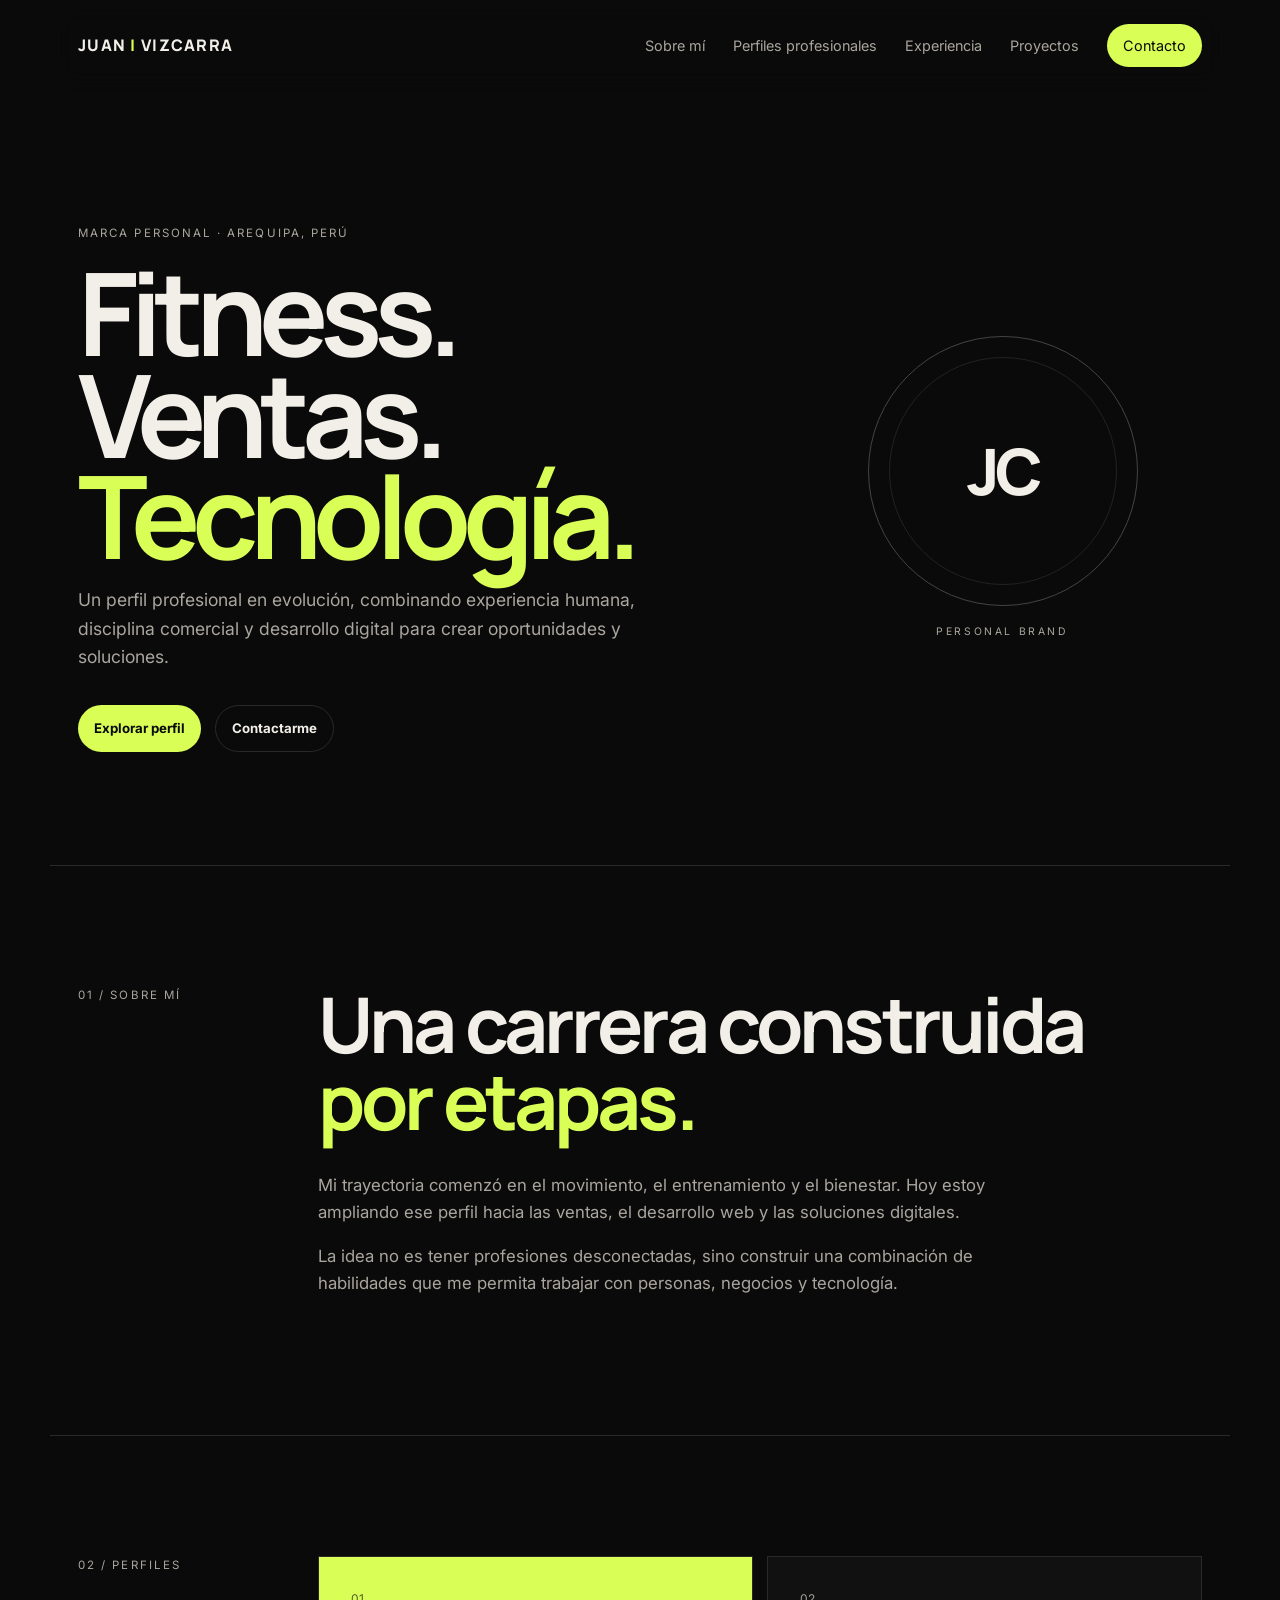
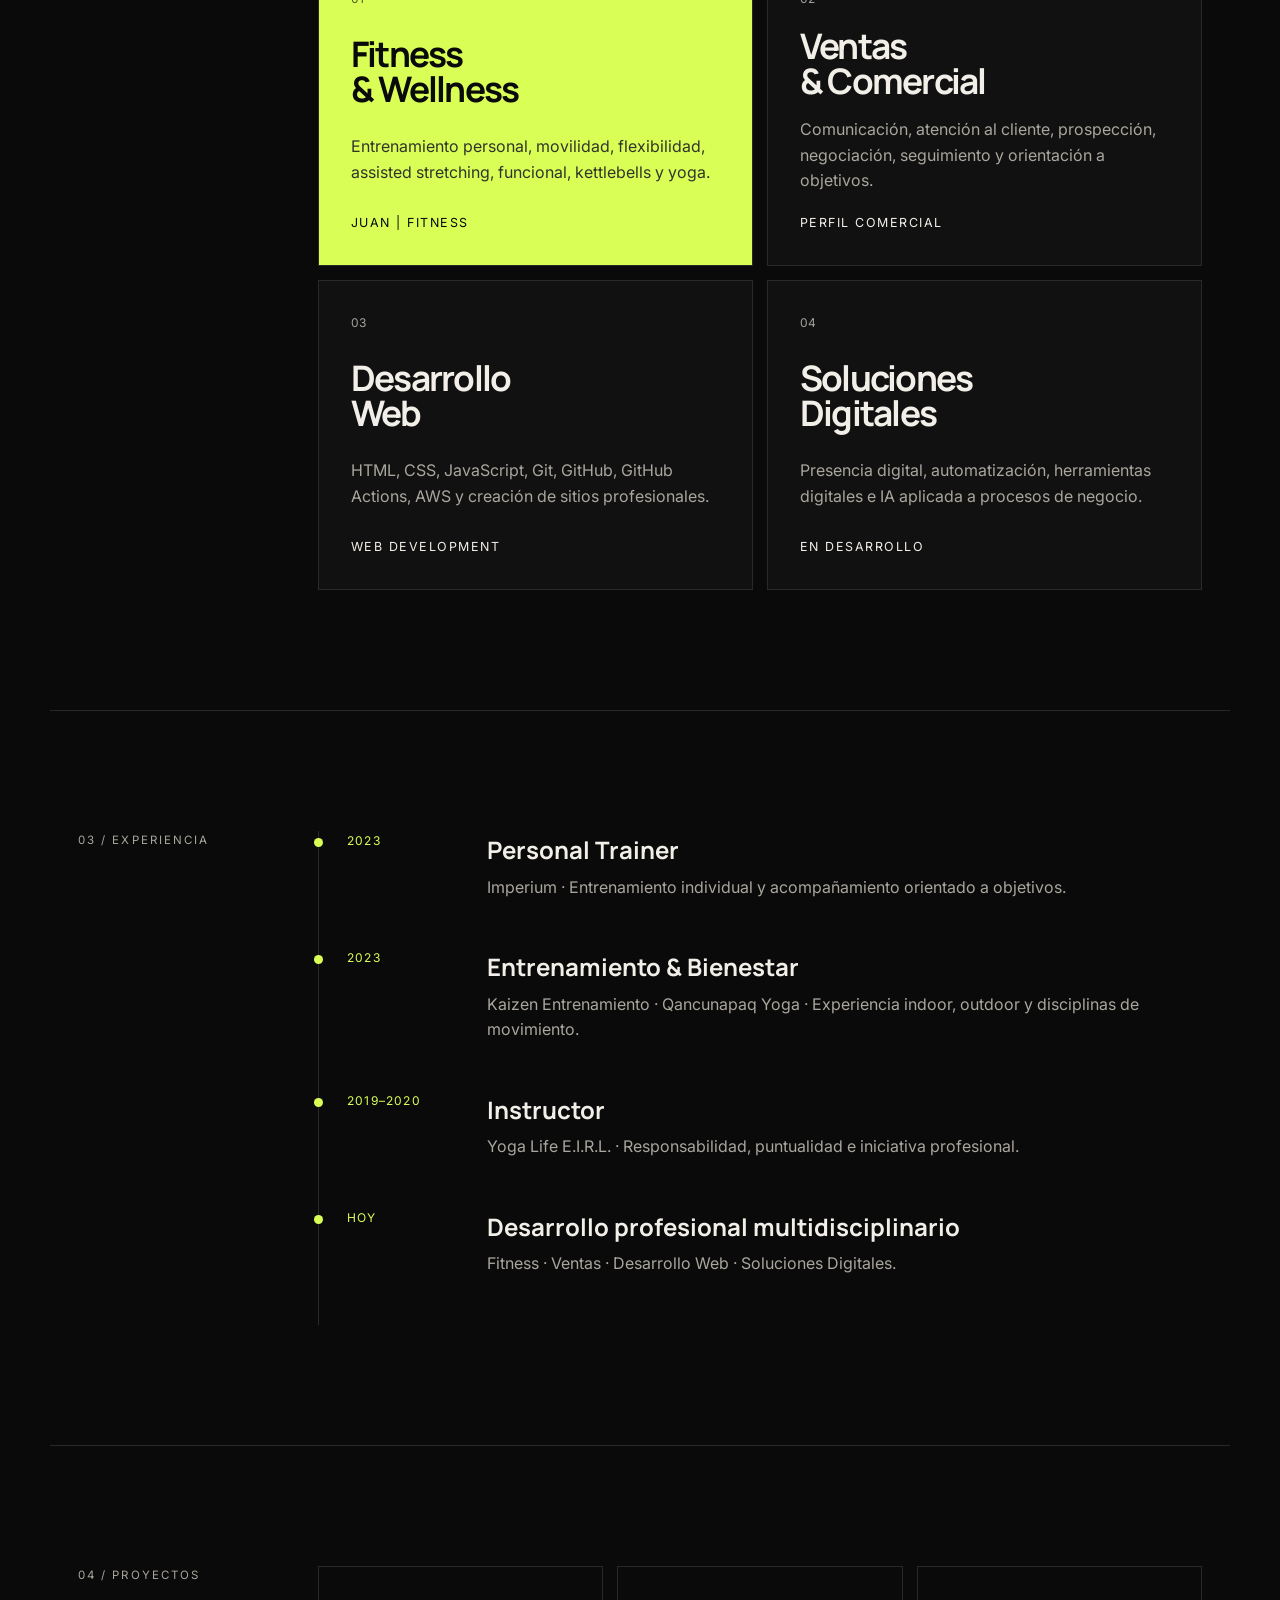
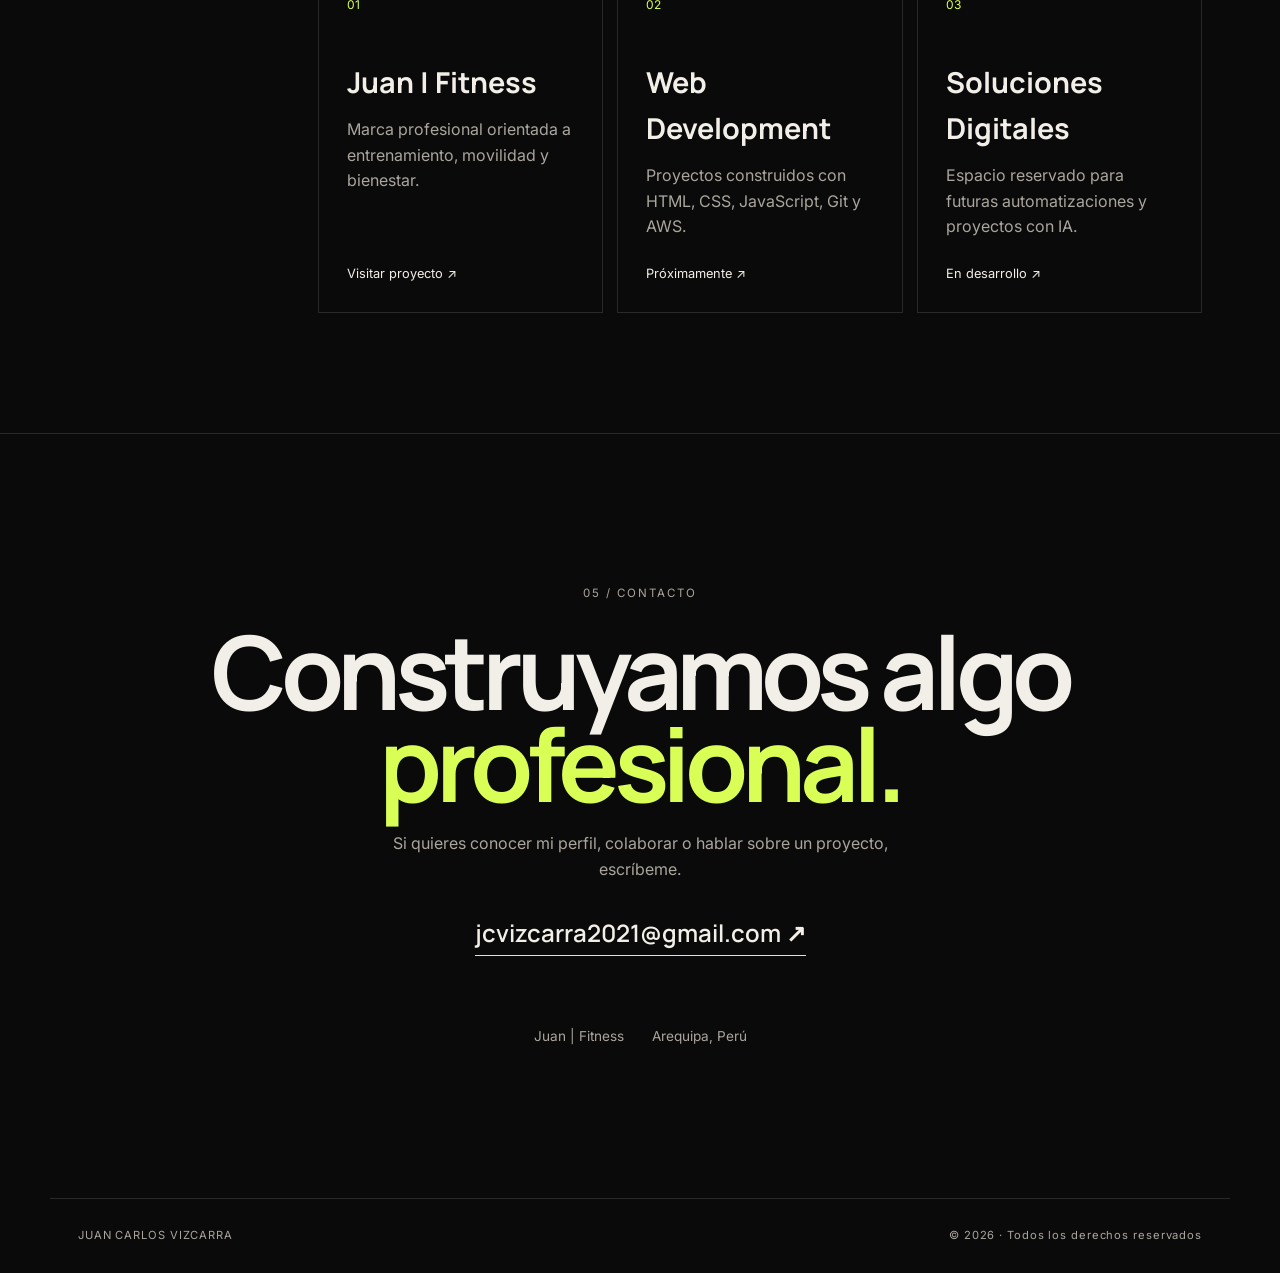
<file: index.html>
<!DOCTYPE html><html lang="es"><head><meta charset="UTF-8"><meta name="viewport" content="width=device-width,initial-scale=1.0"><meta name="description" content="Juan Carlos Vizcarra — Fitness, Ventas, Desarrollo Web y Soluciones Digitales."><title>Juan Carlos Vizcarra | Fitness · Ventas · Tecnología</title><link rel="preconnect" href="https://fonts.googleapis.com"><link rel="preconnect" href="https://fonts.gstatic.com" crossorigin><link href="https://fonts.googleapis.com/css2?family=Inter:wght@400;500;600;700&family=Manrope:wght@500;600;700;800&display=swap" rel="stylesheet"><link rel="stylesheet" href="styles.css"></head><body>
<header class="site-header"><a class="brand" href="#inicio">JUAN <span>|</span> VIZCARRA</a><button class="menu-toggle" aria-label="Abrir menú">☰</button><nav class="nav"><a href="#sobre-mi">Sobre mí</a><a href="perfiles.html">Perfiles profesionales</a><a href="#experiencia">Experiencia</a><a href="#proyectos">Proyectos</a><a class="nav-cta" href="#contacto">Contacto</a></nav></header>
<main>
<section id="inicio" class="hero"><div class="hero-copy"><p class="eyebrow">MARCA PERSONAL · AREQUIPA, PERÚ</p><h1>Fitness.<br>Ventas.<br><span>Tecnología.</span></h1><p class="hero-text">Un perfil profesional en evolución, combinando experiencia humana, disciplina comercial y desarrollo digital para crear oportunidades y soluciones.</p><div class="hero-actions"><a class="button button-primary" href="#perfiles">Explorar perfil</a><a class="button button-secondary" href="#contacto">Contactarme</a></div></div><div class="hero-mark"><div class="mark-circle"><span>JC</span></div><p>PERSONAL BRAND</p></div></section>
<section id="sobre-mi" class="section about"><div class="section-label">01 / SOBRE MÍ</div><div class="section-content"><h2>Una carrera construida<br><em>por etapas.</em></h2><p>Mi trayectoria comenzó en el movimiento, el entrenamiento y el bienestar. Hoy estoy ampliando ese perfil hacia las ventas, el desarrollo web y las soluciones digitales.</p><p>La idea no es tener profesiones desconectadas, sino construir una combinación de habilidades que me permita trabajar con personas, negocios y tecnología.</p></div></section>
<section id="perfiles" class="section profiles"><div class="section-label">02 / PERFILES</div><div class="profile-grid"><article class="profile-card featured"><span class="number">01</span><h3>Fitness<br>& Wellness</h3><p>Entrenamiento personal, movilidad, flexibilidad, assisted stretching, funcional, kettlebells y yoga.</p><span class="card-link">Juan | Fitness</span></article><article class="profile-card"><span class="number">02</span><h3>Ventas<br>& Comercial</h3><p>Comunicación, atención al cliente, prospección, negociación, seguimiento y orientación a objetivos.</p><span class="card-link">Perfil comercial</span></article><article class="profile-card"><span class="number">03</span><h3>Desarrollo<br>Web</h3><p>HTML, CSS, JavaScript, Git, GitHub, GitHub Actions, AWS y creación de sitios profesionales.</p><span class="card-link">Web development</span></article><article class="profile-card"><span class="number">04</span><h3>Soluciones<br>Digitales</h3><p>Presencia digital, automatización, herramientas digitales e IA aplicada a procesos de negocio.</p><span class="card-link">En desarrollo</span></article></div></section>
<section id="experiencia" class="section experience"><div class="section-label">03 / EXPERIENCIA</div><div class="timeline"><div class="timeline-item"><span class="year">2023</span><div><h3>Personal Trainer</h3><p>Imperium · Entrenamiento individual y acompañamiento orientado a objetivos.</p></div></div><div class="timeline-item"><span class="year">2023</span><div><h3>Entrenamiento & Bienestar</h3><p>Kaizen Entrenamiento · Qancunapaq Yoga · Experiencia indoor, outdoor y disciplinas de movimiento.</p></div></div><div class="timeline-item"><span class="year">2019–2020</span><div><h3>Instructor</h3><p>Yoga Life E.I.R.L. · Responsabilidad, puntualidad e iniciativa profesional.</p></div></div><div class="timeline-item"><span class="year">HOY</span><div><h3>Desarrollo profesional multidisciplinario</h3><p>Fitness · Ventas · Desarrollo Web · Soluciones Digitales.</p></div></div></div></section>
<section id="proyectos" class="section projects"><div class="section-label">04 / PROYECTOS</div><div class="project-grid"><article class="project-card"><span>01</span><h3>Juan | Fitness</h3><p>Marca profesional orientada a entrenamiento, movilidad y bienestar.</p><a href="https://juancarlosfit.com/" target="_blank" rel="noopener">Visitar proyecto ↗</a></article><article class="project-card"><span>02</span><h3>Web Development</h3><p>Proyectos construidos con HTML, CSS, JavaScript, Git y AWS.</p><a href="#contacto">Próximamente ↗</a></article><article class="project-card"><span>03</span><h3>Soluciones Digitales</h3><p>Espacio reservado para futuras automatizaciones y proyectos con IA.</p><a href="#contacto">En desarrollo ↗</a></article></div></section>
<section id="contacto" class="contact"><p class="eyebrow">05 / CONTACTO</p><h2>Construyamos algo<br><em>profesional.</em></h2><p>Si quieres conocer mi perfil, colaborar o hablar sobre un proyecto, escríbeme.</p><a class="contact-email" href="mailto:jcvizcarra2021@gmail.com">jcvizcarra2021@gmail.com ↗</a><div class="contact-links"><a href="https://juancarlosfit.com/" target="_blank" rel="noopener">Juan | Fitness</a><span>Arequipa, Perú</span></div></section></main><footer><span>JUAN CARLOS VIZCARRA</span><span>© <span id="year"></span> · Todos los derechos reservados</span></footer><script src="script.js"></script></body></html>
</file>
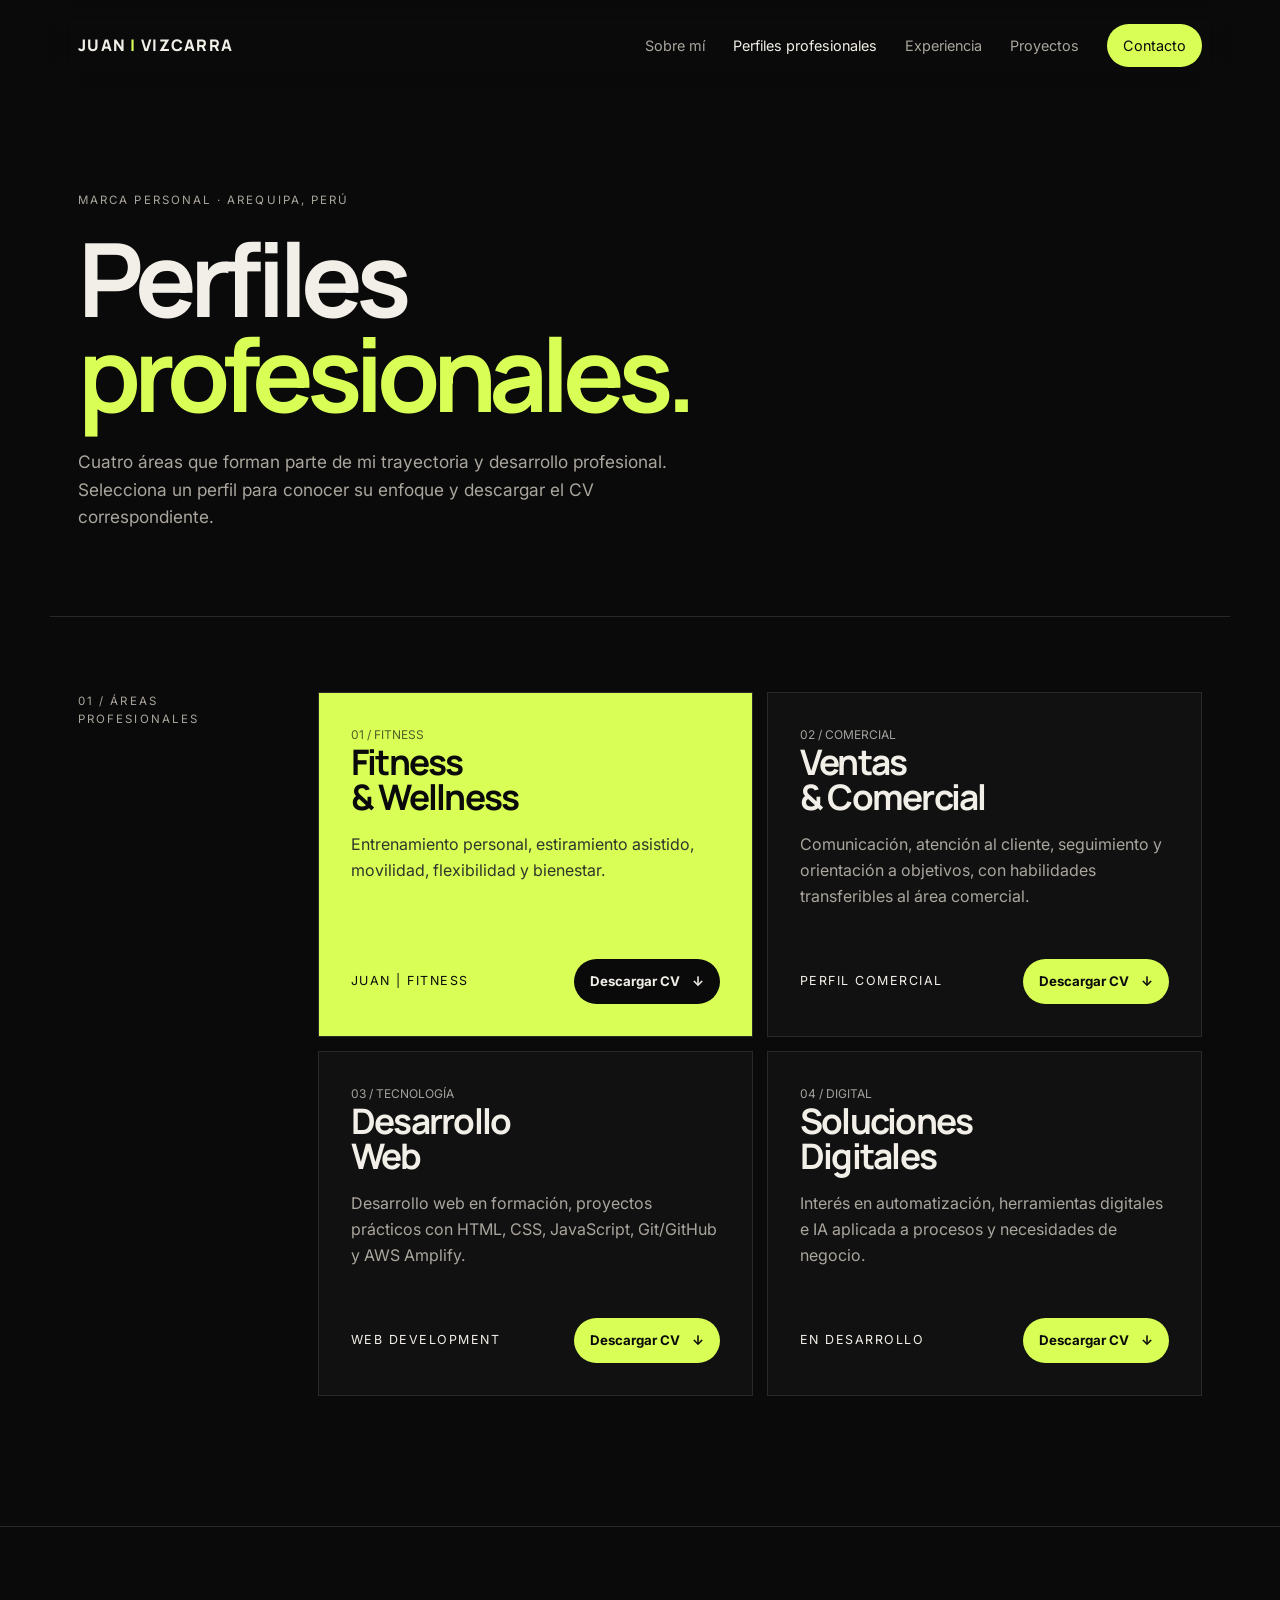
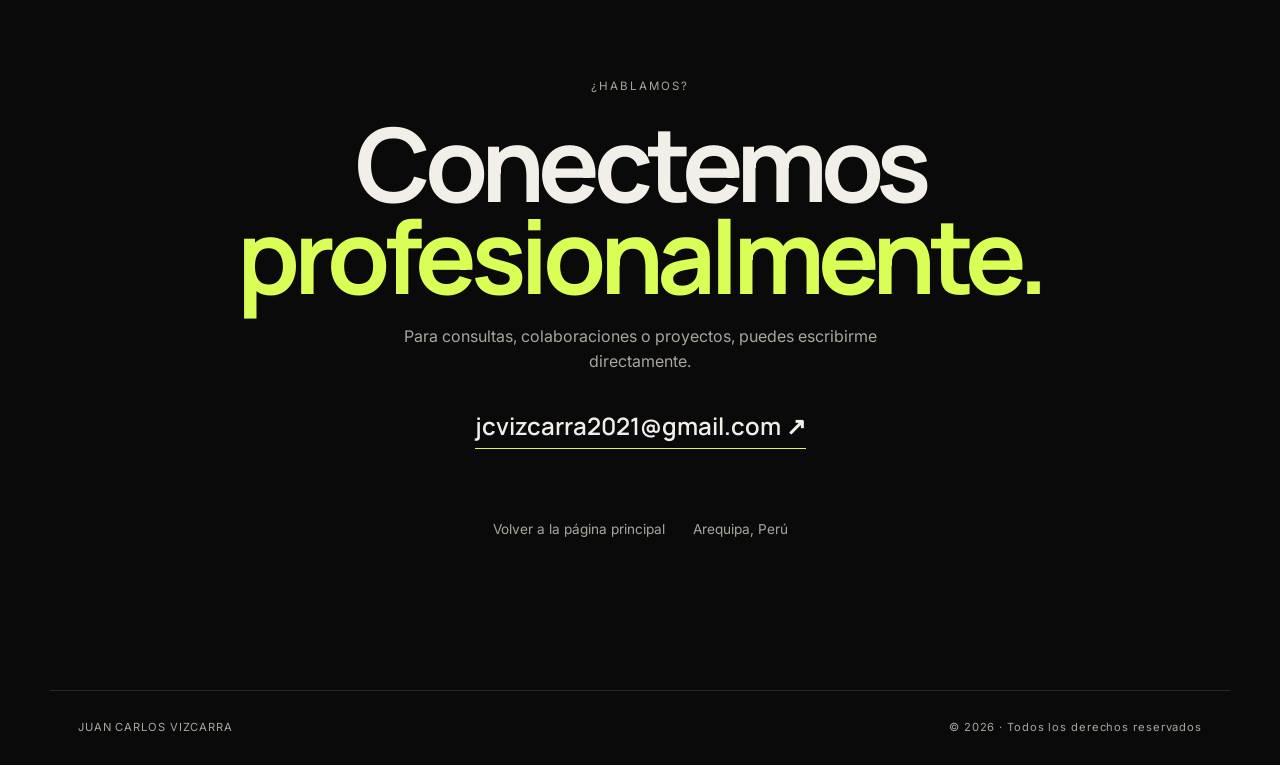
<file: perfiles.html>
<!DOCTYPE html>
<html lang="es">
<head>
<meta charset="UTF-8"><meta name="viewport" content="width=device-width, initial-scale=1.0">
<meta name="description" content="Perfiles profesionales de Juan Carlos Vizcarra: Fitness, Ventas, Desarrollo Web y Soluciones Digitales.">
<title>Perfiles profesionales | Juan Carlos Vizcarra</title>
<link rel="preconnect" href="https://fonts.googleapis.com"><link rel="preconnect" href="https://fonts.gstatic.com" crossorigin>
<link href="https://fonts.googleapis.com/css2?family=Inter:wght@400;500;600;700&family=Manrope:wght@500;600;700;800&display=swap" rel="stylesheet">
<link rel="stylesheet" href="styles.css">
</head>
<body>
<header class="site-header"><a class="brand" href="index.html#inicio">JUAN <span>|</span> VIZCARRA</a><button class="menu-toggle" aria-label="Abrir menú">☰</button><nav class="nav"><a href="index.html#sobre-mi">Sobre mí</a><a class="active" href="perfiles.html">Perfiles profesionales</a><a href="index.html#experiencia">Experiencia</a><a href="index.html#proyectos">Proyectos</a><a class="nav-cta" href="index.html#contacto">Contacto</a></nav></header>
<main>
<section class="profiles-hero"><p class="eyebrow">MARCA PERSONAL · AREQUIPA, PERÚ</p><h1>Perfiles<br><em>profesionales.</em></h1><p class="hero-text">Cuatro áreas que forman parte de mi trayectoria y desarrollo profesional. Selecciona un perfil para conocer su enfoque y descargar el CV correspondiente.</p></section>
<section class="section profile-page-section"><div class="section-label">01 / ÁREAS PROFESIONALES</div><div class="profile-grid profile-download-grid">
<article class="profile-card featured"><span class="number">01 / FITNESS</span><h3>Fitness<br>& Wellness</h3><p>Entrenamiento personal, estiramiento asistido, movilidad, flexibilidad y bienestar.</p><div class="profile-bottom"><span class="card-link">Juan | Fitness</span><a class="button button-dark" href="cv/CV_Fitness_Wellness.pdf" download>Descargar CV <span>↓</span></a></div></article>
<article class="profile-card"><span class="number">02 / COMERCIAL</span><h3>Ventas<br>& Comercial</h3><p>Comunicación, atención al cliente, seguimiento y orientación a objetivos, con habilidades transferibles al área comercial.</p><div class="profile-bottom"><span class="card-link">Perfil comercial</span><a class="button button-primary" href="cv/CV_Ventas_Comercial.pdf" download>Descargar CV <span>↓</span></a></div></article>
<article class="profile-card"><span class="number">03 / TECNOLOGÍA</span><h3>Desarrollo<br>Web</h3><p>Desarrollo web en formación, proyectos prácticos con HTML, CSS, JavaScript, Git/GitHub y AWS Amplify.</p><div class="profile-bottom"><span class="card-link">Web development</span><a class="button button-primary" href="cv/CV_Desarrollo_Web.pdf" download>Descargar CV <span>↓</span></a></div></article>
<article class="profile-card"><span class="number">04 / DIGITAL</span><h3>Soluciones<br>Digitales</h3><p>Interés en automatización, herramientas digitales e IA aplicada a procesos y necesidades de negocio.</p><div class="profile-bottom"><span class="card-link">En desarrollo</span><a class="button button-primary" href="cv/CV_Soluciones_Digitales.pdf" download>Descargar CV <span>↓</span></a></div></article>
</div></section>
<section class="contact profile-contact"><p class="eyebrow">¿HABLAMOS?</p><h2>Conectemos<br><em>profesionalmente.</em></h2><p>Para consultas, colaboraciones o proyectos, puedes escribirme directamente.</p><a class="contact-email" href="mailto:jcvizcarra2021@gmail.com">jcvizcarra2021@gmail.com ↗</a><div class="contact-links"><a href="index.html">Volver a la página principal</a><span>Arequipa, Perú</span></div></section>
</main><footer><span>JUAN CARLOS VIZCARRA</span><span>© <span id="year"></span> · Todos los derechos reservados</span></footer><script src="script.js"></script></body></html>
</file>
<file: styles.css>
*{box-sizing:border-box;margin:0;padding:0}:root{--bg:#0a0a0a;--surface:#111;--line:#292929;--text:#f2efe8;--muted:#aaa69e;--accent:#d9ff57;--max:1180px}html{scroll-behavior:smooth}body{background:var(--bg);color:var(--text);font-family:Inter,sans-serif;line-height:1.6}a{color:inherit;text-decoration:none}.site-header{position:sticky;top:0;z-index:20;display:flex;justify-content:space-between;align-items:center;max-width:var(--max);margin:auto;padding:24px 28px;background:rgba(10,10,10,.9);backdrop-filter:blur(12px)}.brand{font-family:Manrope,sans-serif;font-weight:800;letter-spacing:.08em}.brand span{color:var(--accent)}.nav{display:flex;gap:28px;align-items:center;font-size:.9rem}.nav a{color:var(--muted);transition:.2s}.nav a:hover{color:var(--text)}.nav .nav-cta{color:var(--bg);background:var(--accent);padding:10px 16px;border-radius:999px}.menu-toggle{display:none;background:none;border:0;color:var(--text);font-size:1.5rem}.hero{min-height:86vh;max-width:var(--max);margin:auto;padding:100px 28px 80px;display:grid;grid-template-columns:1.25fr .75fr;align-items:center;gap:60px}.eyebrow,.section-label{font-size:.72rem;letter-spacing:.18em;color:var(--muted)}.hero h1,h2,h3{font-family:Manrope,sans-serif}.hero h1{margin:20px 0;font-size:clamp(4rem,9vw,8rem);line-height:.88;letter-spacing:-.07em}.hero h1 span,em{color:var(--accent);font-style:normal}.hero-text{max-width:620px;color:var(--muted);font-size:1.1rem}.hero-actions{display:flex;gap:14px;margin-top:34px}.button{padding:14px 22px;border-radius:999px;font-weight:600}.button-primary{background:var(--accent);color:var(--bg)}.button-secondary{border:1px solid var(--line)}.hero-mark{justify-self:center;text-align:center}.mark-circle{width:270px;height:270px;border:1px solid #444;border-radius:50%;display:grid;place-items:center;position:relative}.mark-circle:before{content:"";position:absolute;inset:20px;border:1px solid #222;border-radius:50%}.mark-circle span{font:800 4rem Manrope;letter-spacing:-.08em}.hero-mark p{margin-top:18px;font-size:.65rem;letter-spacing:.25em;color:var(--muted)}.section{max-width:var(--max);margin:auto;padding:120px 28px;display:grid;grid-template-columns:180px 1fr;gap:60px;border-top:1px solid var(--line)}.section-content{max-width:800px}.section h2{font-size:clamp(2.6rem,6vw,5.2rem);line-height:1;letter-spacing:-.05em;margin-bottom:32px}.section-content p{color:var(--muted);max-width:680px;margin-bottom:18px;font-size:1.05rem}.profile-grid{display:grid;grid-template-columns:repeat(2,1fr);gap:14px}.profile-card{min-height:310px;padding:32px;background:var(--surface);border:1px solid var(--line);display:flex;flex-direction:column;justify-content:space-between;transition:transform .25s,border-color .25s}.profile-card:hover{transform:translateY(-5px);border-color:#555}.profile-card.featured{background:var(--accent);color:var(--bg)}.number{font-size:.75rem;opacity:.65}.profile-card h3{font-size:2.2rem;line-height:1;letter-spacing:-.05em}.profile-card p{color:var(--muted);max-width:430px}.featured p{color:#30352a}.card-link{font-size:.78rem;letter-spacing:.12em;text-transform:uppercase}.timeline{border-left:1px solid var(--line)}.timeline-item{display:grid;grid-template-columns:110px 1fr;gap:30px;padding:0 0 48px 28px;position:relative}.timeline-item:before{content:"";position:absolute;left:-5px;top:7px;width:9px;height:9px;border-radius:50%;background:var(--accent)}.year{color:var(--accent);font-size:.75rem;letter-spacing:.1em}.timeline-item h3{font-size:1.5rem;margin-bottom:5px}.timeline-item p{color:var(--muted)}.project-grid{display:grid;grid-template-columns:repeat(3,1fr);gap:14px}.project-card{min-height:270px;border:1px solid var(--line);padding:28px;display:flex;flex-direction:column}.project-card span{color:var(--accent);font-size:.75rem}.project-card h3{font-size:1.8rem;margin:45px 0 12px}.project-card p{color:var(--muted);flex:1}.project-card a{margin-top:24px;font-size:.8rem}.contact{padding:150px 28px;text-align:center;border-top:1px solid var(--line)}.contact h2{font-size:clamp(3.5rem,8vw,7rem);line-height:.9;letter-spacing:-.06em;margin:22px 0}.contact>p:not(.eyebrow){color:var(--muted);max-width:540px;margin:auto}.contact-email{display:inline-block;margin-top:34px;font:600 clamp(1.1rem,2vw,1.5rem) Manrope;border-bottom:1px solid var(--accent);padding-bottom:6px}.contact-links{display:flex;justify-content:center;gap:28px;margin-top:70px;color:var(--muted);font-size:.85rem}footer{max-width:var(--max);margin:auto;padding:28px;border-top:1px solid var(--line);display:flex;justify-content:space-between;color:var(--muted);font-size:.7rem;letter-spacing:.08em}@media(max-width:760px){.site-header{padding:18px 20px}.menu-toggle{display:block}.nav{display:none;position:absolute;top:70px;left:20px;right:20px;padding:20px;background:#111;border:1px solid var(--line);flex-direction:column;align-items:stretch}.nav.open{display:flex}.nav .nav-cta{text-align:center}.hero{grid-template-columns:1fr;padding-top:70px}.hero h1{font-size:clamp(3.8rem,17vw,6rem)}.hero-mark{display:none}.section{grid-template-columns:1fr;gap:35px;padding:80px 20px}.profile-grid,.project-grid{grid-template-columns:1fr}.profile-card{min-height:270px}.timeline-item{grid-template-columns:1fr;gap:8px}.contact{padding:100px 20px}footer{padding:24px 20px;flex-direction:column;gap:8px}}

/* Página de perfiles profesionales: conserva la identidad visual de la portada */
.profiles-hero{max-width:var(--max);margin:auto;padding:100px 28px 85px;border-bottom:1px solid var(--line)}
.profiles-hero h1{font-family:Manrope,sans-serif;font-size:clamp(3.8rem,8vw,7rem);line-height:.92;letter-spacing:-.07em;margin:22px 0 28px}
.profiles-hero h1 em{color:var(--accent);font-style:normal}
.profiles-hero .hero-text{max-width:650px;color:var(--muted);font-size:1.08rem}
.profile-page-section{border-top:0;padding-top:75px}
.profile-download-grid .profile-card{min-height:345px}
.profile-download-grid .profile-card p{color:var(--muted);margin:18px 0 25px}
.profile-download-grid .featured p{color:#30352a}
.profile-bottom{display:flex;align-items:center;justify-content:space-between;gap:12px;flex-wrap:wrap;margin-top:auto}
.button{display:inline-flex;align-items:center;gap:12px;justify-content:center;padding:12px 16px;border-radius:999px;font-size:.83rem;font-weight:700;white-space:nowrap}
.button-dark{background:#0a0a0a;color:#f2efe8}
.profile-download-grid .button-primary{background:var(--accent);color:var(--bg)}
.profile-download-grid .button:hover{transform:translateY(-2px)}
.nav a.active{color:var(--text)}
.profile-contact{margin-top:10px}
@media(max-width:760px){.profiles-hero{padding:72px 20px 65px}.profile-page-section{padding-top:65px}.profile-download-grid .profile-card{min-height:290px}.profile-bottom{align-items:flex-start;flex-direction:column}.profile-download-grid .button{width:100%}}
</file>
